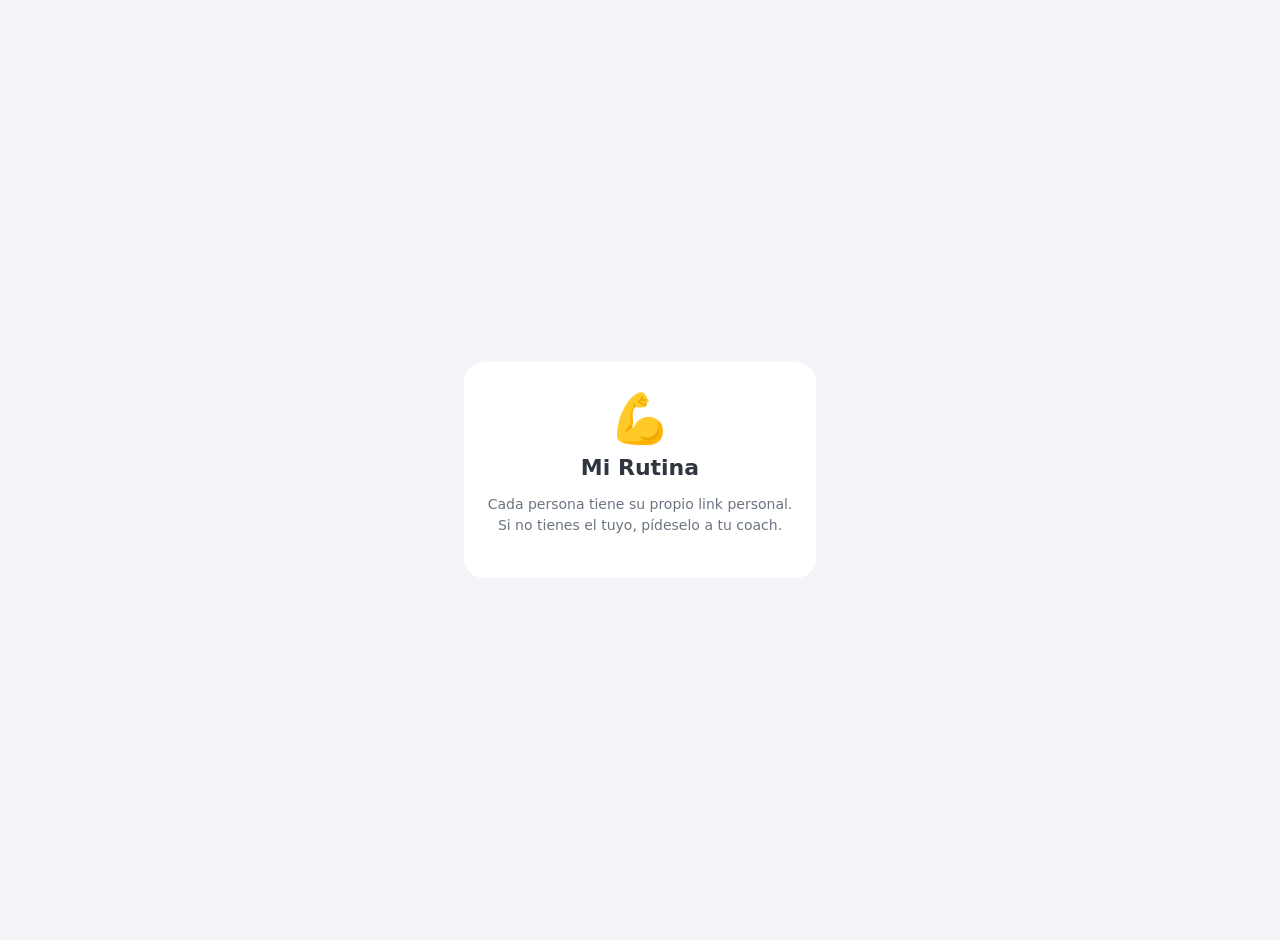
<file: index.html>
<!DOCTYPE html>
<html lang="es">
<head>
<meta charset="utf-8">
<meta name="viewport" content="width=device-width, initial-scale=1">
<meta name="robots" content="noindex, nofollow">
<title>Mi Rutina</title>
<style>
  body { margin:0; min-height:100vh; display:flex; align-items:center; justify-content:center; font-family:"Segoe UI", system-ui, -apple-system, Roboto, Arial, sans-serif; background:#f3f5f8; color:#2f3640; text-align:center; padding:20px; }
  .card { background:#fff; border-radius:20px; padding:28px 24px; max-width:360px; }
  h1 { font-size:22px; margin:8px 0; } p { color:#6b7480; font-size:14px; line-height:1.5; }
</style>
</head>
<body>
  <div class="card">
    <div style="font-size:48px">💪</div>
    <h1>Mi Rutina</h1>
    <p>Cada persona tiene su propio link personal.<br>Si no tienes el tuyo, pídeselo a tu coach.</p>
  </div>
</body>
</html>
</file>
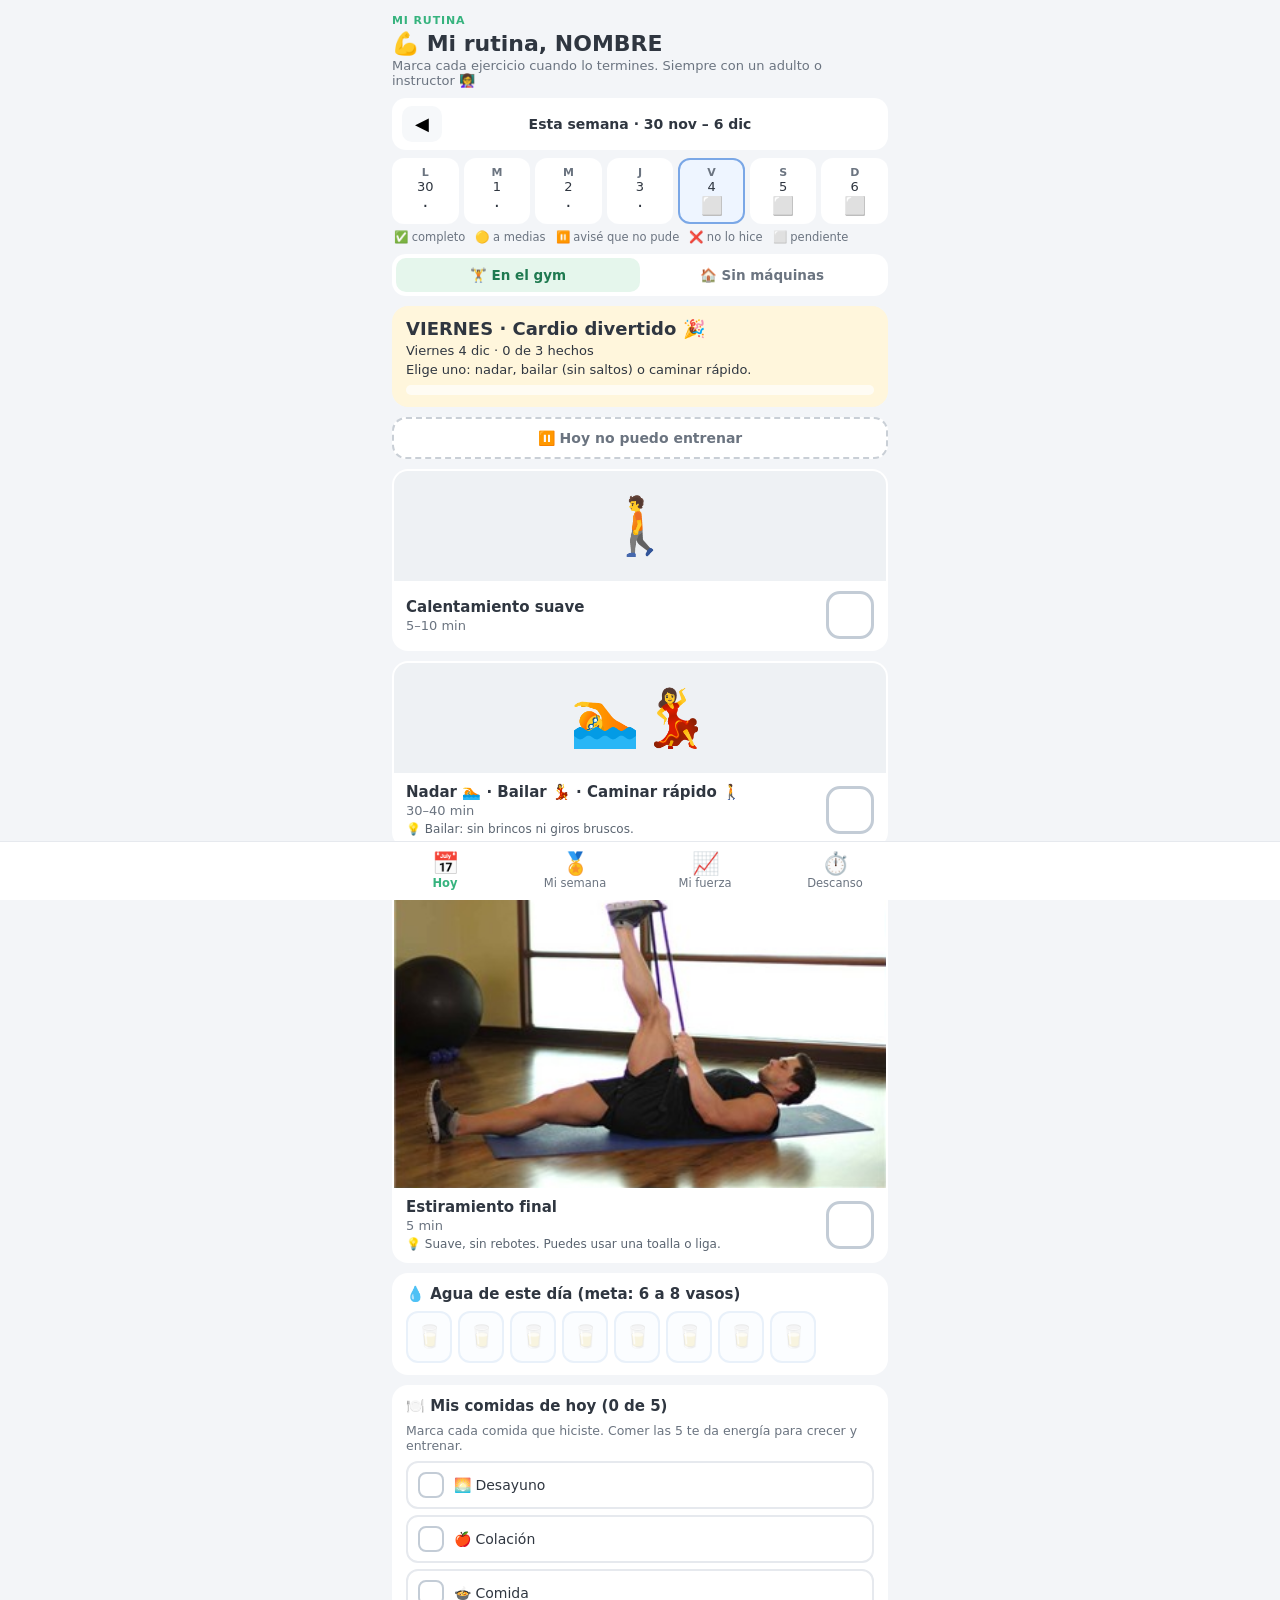
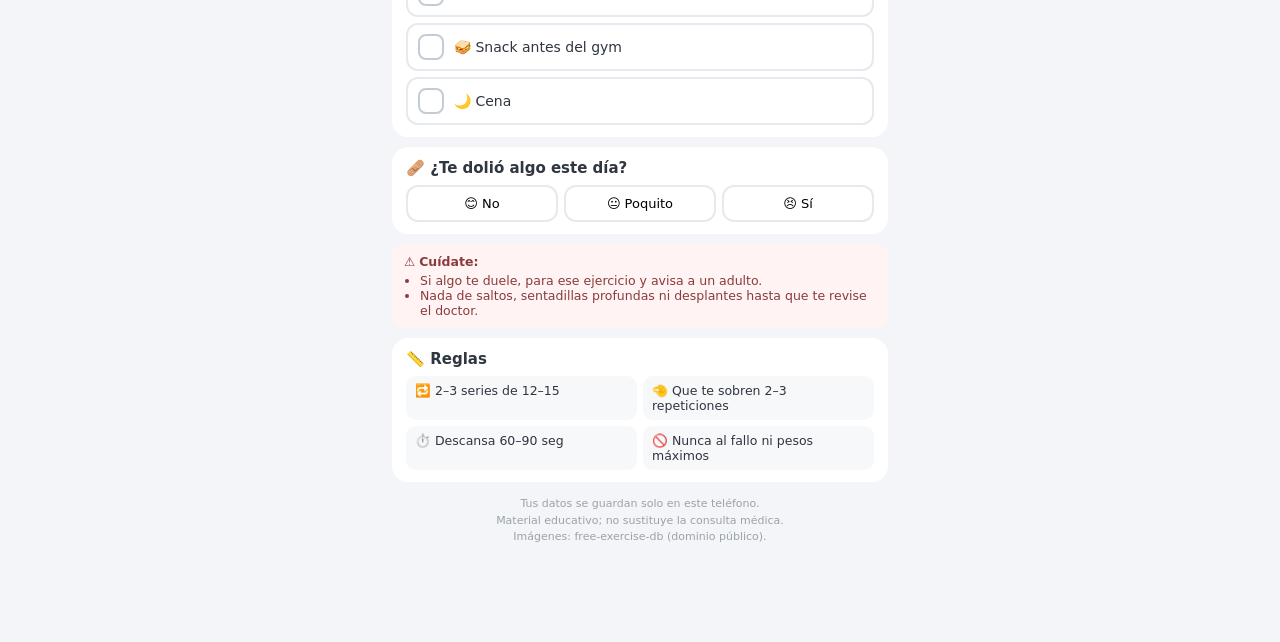
<file: plantilla-cliente/index.html>
<!DOCTYPE html>
<html lang="es">
<head>
<meta charset="utf-8">
<meta name="viewport" content="width=device-width, initial-scale=1, viewport-fit=cover">
<meta name="robots" content="noindex, nofollow">
<meta name="apple-mobile-web-app-capable" content="yes">
<meta name="mobile-web-app-capable" content="yes">
<meta name="theme-color" content="#36b37e">
<title>Mi rutina</title>
<link rel="stylesheet" href="../../app/app.css?v=3">
</head>
<body>
<div id="app"></div>
<script src="config.js?v=3"></script>
<script src="../../app/ejercicios.js?v=3"></script>
<script src="../../app/app.js?v=3"></script>
</body>
</html>
</file>
<file: app/app.css>
:root { --ink:#2f3640; --muted:#6b7480; --line:#e6e9ee; --brand:#36b37e; --soft:#f6f8fa; }
* { box-sizing: border-box; -webkit-tap-highlight-color: transparent; }
body { margin:0; font-family:"Segoe UI", system-ui, -apple-system, Roboto, Arial, sans-serif; color:var(--ink); background:#f3f5f8; }
.wrap { max-width:520px; margin:0 auto; padding:14px 12px 96px; }
header h1 { font-size:22px; margin:4px 0 2px; }
header p { margin:0 0 10px; color:var(--muted); font-size:13px; }
.brand { font-size:11px; font-weight:800; letter-spacing:.08em; text-transform:uppercase; color:var(--brand); }

.weeknav { display:flex; align-items:center; justify-content:space-between; background:#fff; border-radius:14px; padding:8px 10px; margin-bottom:8px; }
.weeknav button { border:none; background:var(--soft); border-radius:10px; font-size:18px; width:40px; height:36px; }
.weeknav span { font-weight:600; font-size:14px; text-align:center; }
.cal { display:grid; grid-template-columns:repeat(7,1fr); gap:5px; margin-bottom:10px; }
.cal button { border:2px solid transparent; background:#fff; border-radius:12px; padding:6px 0 5px; font:inherit; color:inherit; }
.cal button.sel { border-color:#7aa7e6; background:#eef5ff; }
.cal .d { font-size:11px; font-weight:700; color:var(--muted); display:block; }
.cal .n { font-size:13px; display:block; }
.cal .s { font-size:18px; display:block; line-height:1.3; }
.legend { display:flex; flex-wrap:wrap; gap:10px; font-size:11.5px; color:var(--muted); margin:-4px 2px 10px; }

.seg { display:flex; background:#fff; border-radius:14px; padding:4px; margin-bottom:10px; }
.seg button { flex:1; border:none; background:none; padding:9px 4px; border-radius:10px; font:inherit; font-size:13.5px; font-weight:600; color:var(--muted); }
.seg button.on { background:#e5f6ec; color:#1f7a50; }

.dayhead { border-radius:16px; padding:12px 14px; margin-bottom:10px; }
.dayhead h2 { margin:0; font-size:18px; }
.dayhead p { margin:4px 0 0; font-size:13px; }
.bar { height:10px; background:rgba(255,255,255,.7); border-radius:6px; margin-top:8px; overflow:hidden; }
.bar i { display:block; height:100%; background:var(--brand); transition:width .3s; }

.ex { background:#fff; border-radius:16px; margin-bottom:10px; overflow:hidden; border:2px solid transparent; transition:border-color .2s; }
.ex.done { border-color:#9fdcbc; }
.pic { position:relative; aspect-ratio:3/2; background:#eef1f4; }
.pic.emo { aspect-ratio:auto; height:110px; display:flex; align-items:center; justify-content:center; font-size:56px; }
.sp { position:absolute; inset:0; background-image:url(ejercicios.jpg); background-size:400% 1200%; background-repeat:no-repeat; }
.sp.b { animation:swap 2.4s infinite; }
@keyframes swap { 0%,45% {opacity:0} 50%,95% {opacity:1} 100% {opacity:0} }
.tag { position:absolute; left:8px; top:8px; background:rgba(255,255,255,.92); border-radius:8px; padding:3px 8px; font-size:11.5px; font-weight:700; }
.ex .body { display:flex; align-items:center; gap:12px; padding:10px 12px; }
.ex .txt { flex:1; min-width:0; }
.ex .name { font-weight:700; font-size:15px; }
.ex .dose { color:var(--muted); font-size:13px; margin-top:2px; }
.ex .tip { font-size:12px; color:#5a6470; margin-top:4px; }
.check { flex-shrink:0; width:48px; height:48px; border-radius:14px; border:3px solid #c3ccd6; background:#fff; font-size:26px; line-height:1; color:#fff; }
.ex.done .check { background:var(--brand); border-color:var(--brand); }
.peso { display:flex; align-items:center; gap:8px; padding:0 12px 10px; font-size:12.5px; color:var(--muted); }
.peso input { width:80px; padding:7px 8px; border:2px solid var(--line); border-radius:10px; font:inherit; font-size:14px; }
.peso b { color:var(--ink); }

.panel { background:#fff; border-radius:16px; padding:12px 14px; margin-bottom:10px; }
.panel h3 { margin:0 0 8px; font-size:15px; }
.panel p.hint { font-size:12.5px; margin:0 0 8px; color:var(--muted); }
.water { display:flex; flex-wrap:wrap; gap:6px; }
.water button { width:46px; height:52px; border-radius:12px; border:2px solid #cfe1f5; background:#f7fbff; font-size:22px; opacity:.45; }
.water button.on { opacity:1; background:#dcecfb; border-color:#7aa7e6; }
.pick { display:flex; gap:6px; }
.pick button { flex:1; border:2px solid var(--line); background:#fff; border-radius:12px; padding:9px 2px; font:inherit; font-size:13px; }
.pick button.on { border-color:var(--brand); background:#ecf9f2; font-weight:700; }
.pick.bad button.on[data-v="si"] { border-color:#f0a3a3; background:#fff3f3; }
.warn { background:#fff3f3; color:#8a3b3b; border-radius:12px; padding:10px 12px; font-size:12.5px; margin-bottom:10px; }
.warn ul { margin:4px 0 0 16px; padding:0; }
.rules { display:grid; grid-template-columns:1fr 1fr; gap:6px; font-size:12.5px; }
.rules div { background:var(--soft); border-radius:10px; padding:7px 9px; }

.meals { display:flex; flex-direction:column; gap:6px; }
.meals button { display:flex; align-items:center; gap:10px; border:2px solid var(--line); background:#fff; border-radius:12px; padding:9px 10px; font:inherit; font-size:14px; text-align:left; color:inherit; }
.meals button.on { border-color:#9fdcbc; background:#ecf9f2; }
.meals .mc { width:26px; height:26px; border-radius:8px; border:2px solid #c3ccd6; display:inline-flex; align-items:center; justify-content:center; color:#fff; font-weight:800; flex-shrink:0; }
.meals button.on .mc { background:var(--brand); border-color:var(--brand); }
.skipbtn { width:100%; border:2px dashed #c9cfd6; background:#fff; color:var(--muted); border-radius:14px; padding:11px; font:inherit; font-size:14px; font-weight:600; margin-bottom:10px; }
.panel.skip { background:#eef3ff; }
.reasons { display:grid; grid-template-columns:1fr 1fr; gap:6px; }
.reasons button { border:2px solid #cfdaf5; background:#fff; border-radius:12px; padding:10px 6px; font:inherit; font-size:13.5px; color:inherit; }
.stats { display:grid; grid-template-columns:repeat(2,1fr); gap:6px; text-align:center; }
.stats div { background:var(--soft); border-radius:12px; padding:8px 4px; font-size:11.5px; color:var(--muted); }
.stats b { display:block; font-size:22px; color:var(--ink); }
.badges { display:grid; grid-template-columns:repeat(3,1fr); gap:6px; }
.badge { text-align:center; border-radius:12px; padding:8px 4px; background:var(--soft); font-size:11px; color:var(--muted); filter:grayscale(1); opacity:.5; }
.badge.got { filter:none; opacity:1; background:#fff6dc; color:var(--ink); font-weight:600; }
.badge span { display:block; font-size:26px; }
.str { display:flex; justify-content:space-between; align-items:center; padding:8px 0; border-bottom:1px dotted var(--line); font-size:13.5px; }
.str:last-child { border-bottom:none; }
.str .up { color:#1f7a50; font-weight:700; }

.btns { display:flex; gap:8px; }
.btns a, .btns button { flex:1; text-align:center; text-decoration:none; border:none; border-radius:12px; padding:12px 6px; font:inherit; font-size:14px; font-weight:700; }
.btns a.wa { background:#25d366; color:#fff; }
.btns button { background:var(--soft); color:var(--ink); }
.msg { font-size:12px; color:#1f7a50; margin-top:6px; min-height:16px; }
textarea { width:100%; height:90px; margin-top:8px; font-size:12px; border-radius:10px; border:1px solid var(--line); padding:8px; }

nav.tabs { position:fixed; left:0; right:0; bottom:0; background:#fff; border-top:1px solid var(--line); display:flex; justify-content:center; padding-bottom:env(safe-area-inset-bottom); z-index:5; }
nav.tabs div { display:flex; width:100%; max-width:520px; }
nav.tabs button { flex:1; border:none; background:none; padding:9px 0 10px; font:inherit; font-size:11.5px; color:var(--muted); }
nav.tabs button span { display:block; font-size:22px; }
nav.tabs button.on { color:var(--brand); font-weight:700; }

.timerbtn { position:fixed; right:14px; bottom:76px; width:56px; height:56px; border-radius:50%; border:none; background:var(--brand); color:#fff; font-size:26px; box-shadow:0 4px 14px rgba(0,0,0,.18); z-index:6; }
.timer { position:fixed; inset:0; background:rgba(30,36,44,.55); display:none; align-items:flex-end; justify-content:center; z-index:9; }
.timer.open { display:flex; }
.timer .sheet { background:#fff; width:100%; max-width:520px; border-radius:20px 20px 0 0; padding:18px 16px 26px; text-align:center; }
.timer .big { font-size:56px; font-weight:800; margin:6px 0 12px; font-variant-numeric:tabular-nums; }
footer { font-size:11px; color:#9aa2ab; text-align:center; margin-top:14px; line-height:1.5; }
</file>
